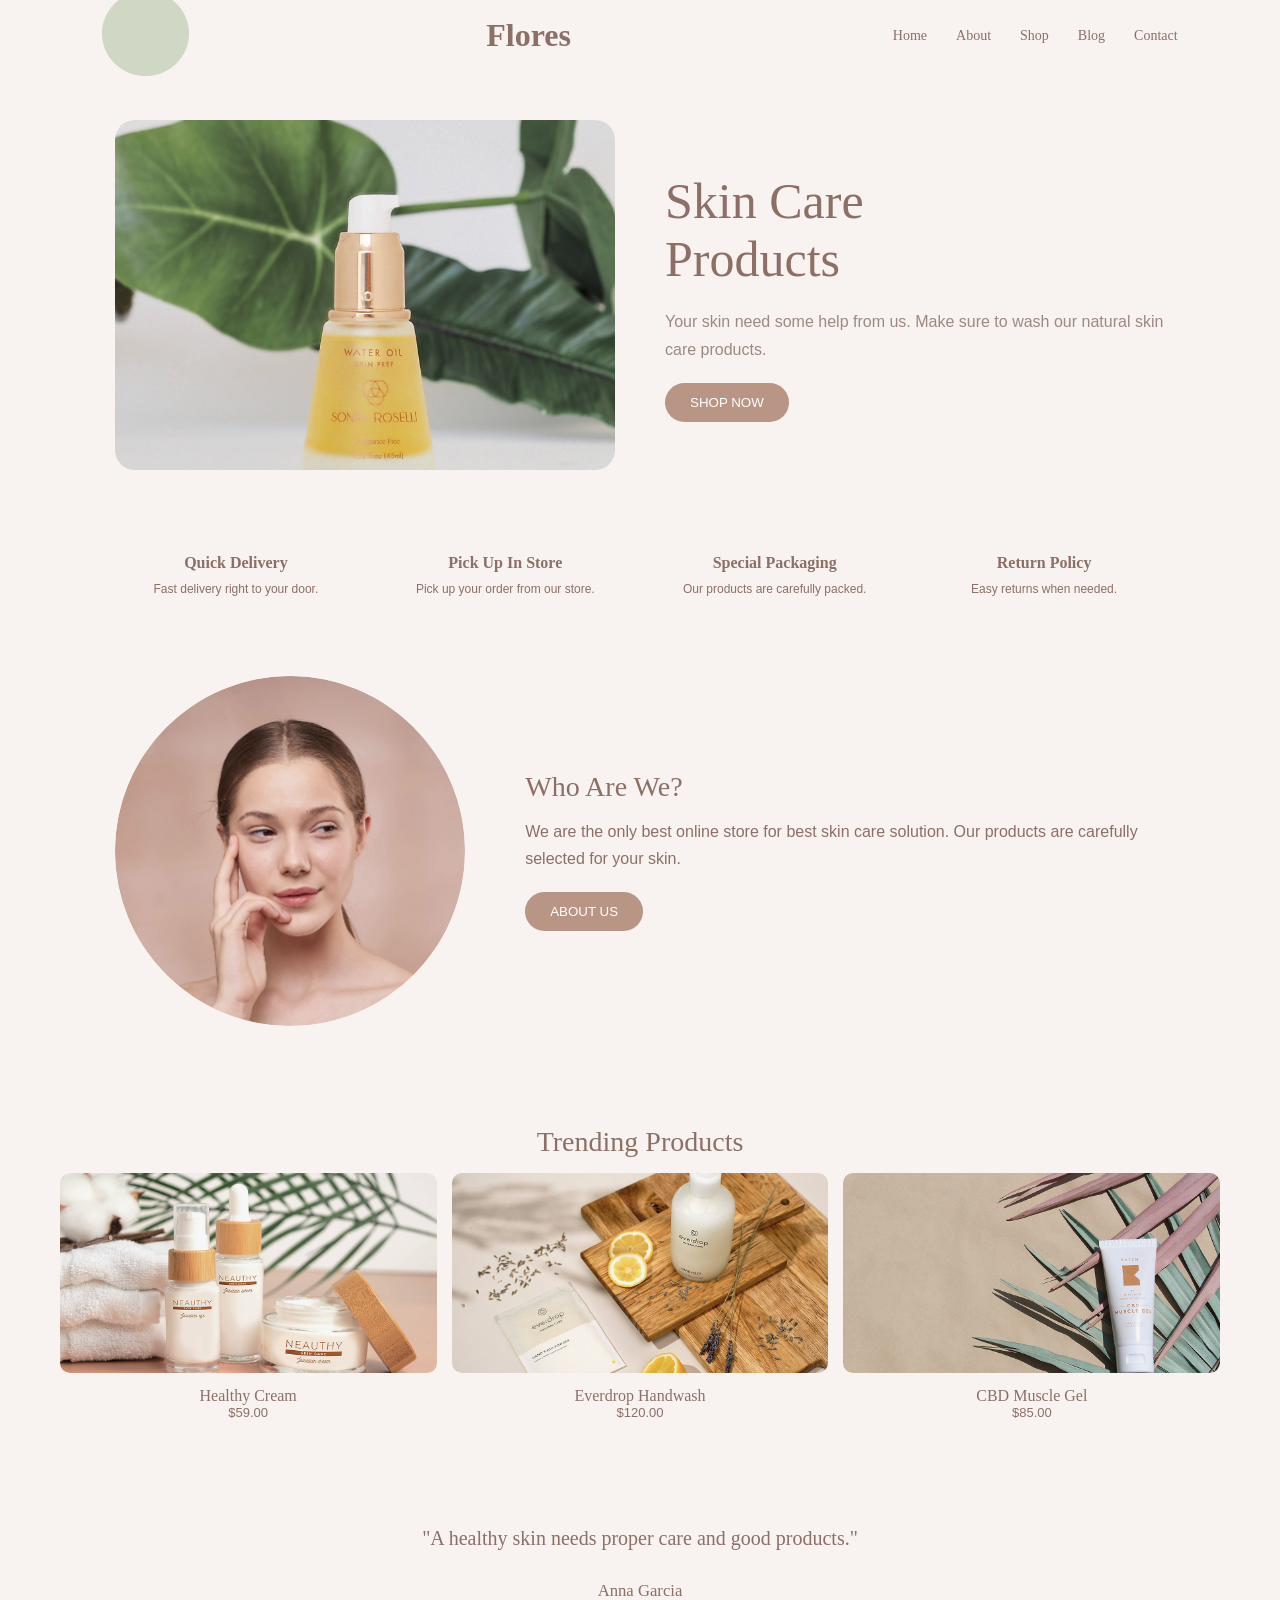
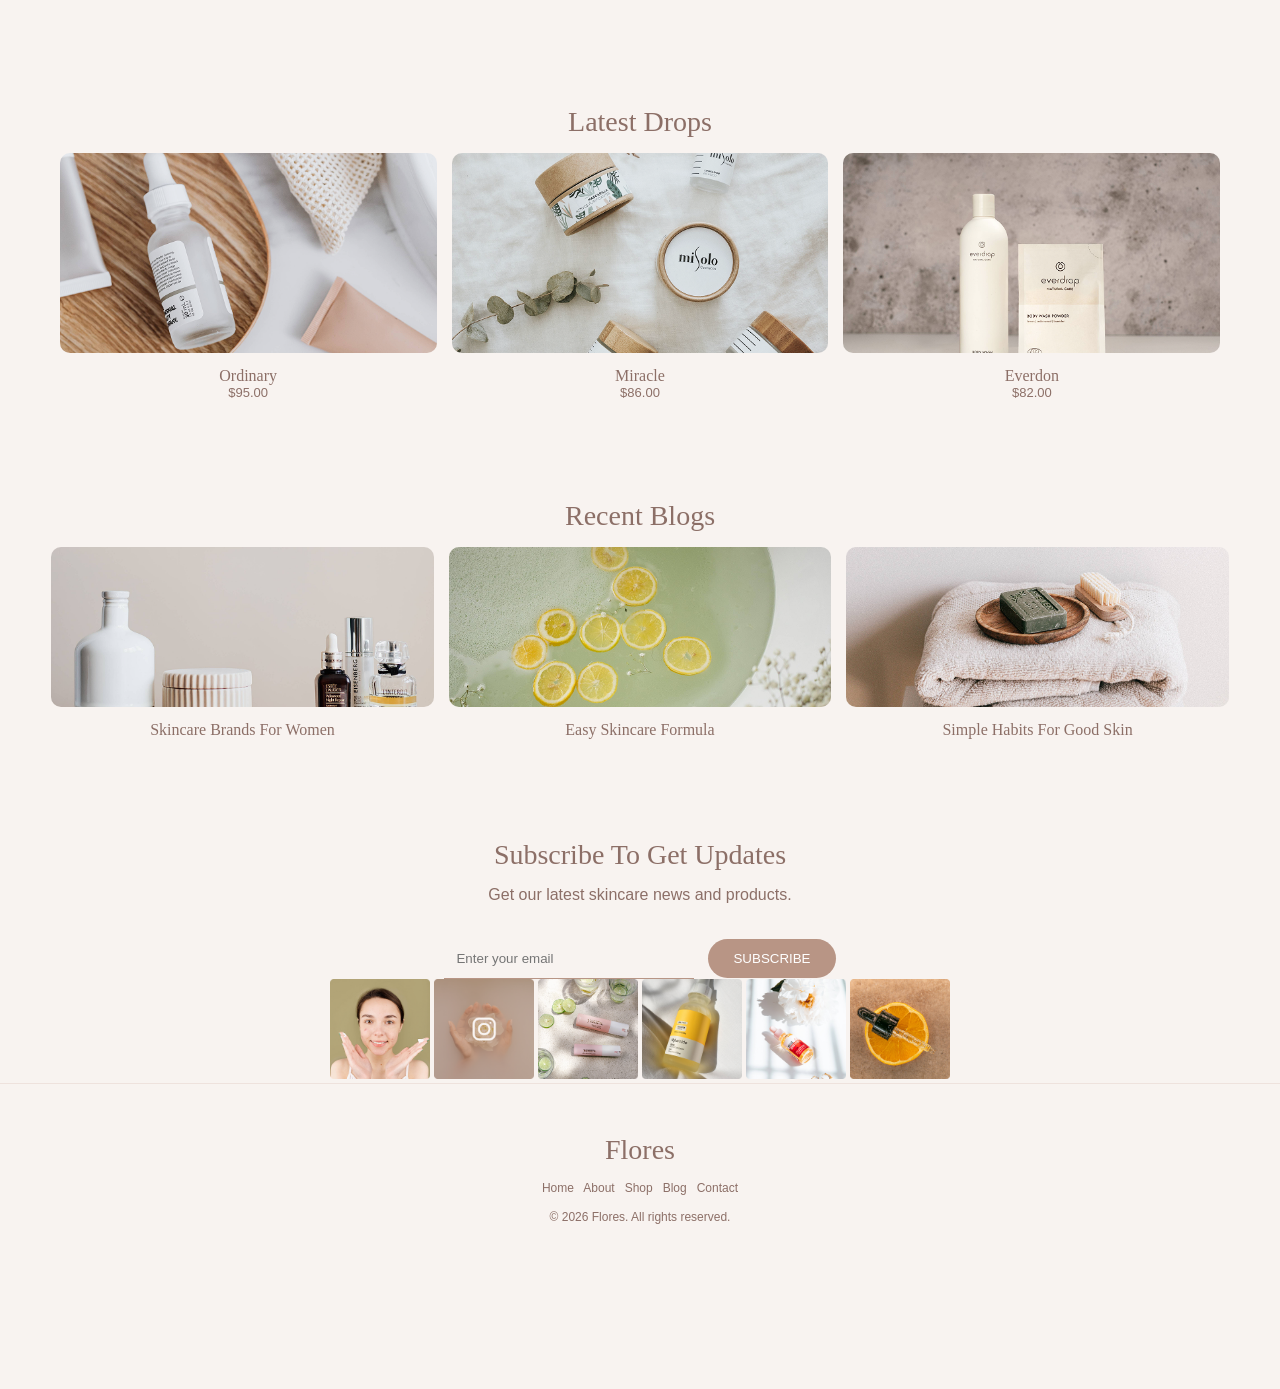
<file: ProductLandingPage/index.html>
<!DOCTYPE html>
<html lang="en">
<head>
    <meta charset="UTF-8">
    <meta name="viewport" content="width=device-width, initial-scale=1.0">

    <title>Flores - Skin Care</title>
     <link rel="stylesheet" href="style.css">
</head>

<body>

    <!-- HEADER -->
    <header>
        <div class="logo">
            <img src="asset/image/Ellipse 80.png" alt="floras logo">
            </div>
        <div class="flora">   
        <h1>Flores</h1>
        </div>
        <nav>
            <a href="#">Home</a>
            <a href="#">About</a>
            <a href="#">Shop</a>
            <a href="#">Blog</a>
            <a href="#">Contact</a>
        </nav>
    </header>


    <!-- HERO SECTION -->
    <section class="hero">

        <div class="hero-image">
            <img src="asset/image/heroImage.png"> 
        </div>

        <div class="hero-text">
            <h1>Skin Care<br>Products</h1>

            <p>
                Your skin need some help from us.
                Make sure to wash our natural skin care products.
            </p>

            <button>SHOP NOW</button>
        </div>

    </section>


    <!-- SERVICES -->
    <section class="services">

        <div>
            <h3>Quick Delivery</h3>
            <p>Fast delivery right to your door.</p>
        </div>

        <div>
            <h3>Pick Up In Store</h3>
            <p>Pick up your order from our store.</p>
        </div>

        <div>
            <h3>Special Packaging</h3>
            <p>Our products are carefully packed.</p>
        </div>

        <div>
            <h3>Return Policy</h3>
            <p>Easy returns when needed.</p>
        </div>

    </section>


    <!-- ABOUT -->
    <section class="about">

        <img src="asset/image/Avatar1.png">


        <div>
            <h2>Who Are We?</h2>

            <p>
                We are the only best online store for best skin care
                solution. Our products are carefully selected for your skin.
            </p>

            <button>ABOUT US</button>
        </div>

    </section>


    <!-- TRENDING PRODUCTS -->
    <section class="products">

        <h2>Trending Products</h2>

        <div class="product-container">

            <div class="product">
                <img src="asset/image/Neatly Cream.png">
                <h4>Healthy Cream</h4>
                <p>$59.00</p>
            </div>

            <div class="product">
                <img src="asset/image/Everdrop.png">
                <h4>Everdrop Handwash</h4>
                <p>$120.00</p>
            </div>

            <div class="product">
                <img src="asset/image/Muscle Gel.png">
                <h4>CBD Muscle Gel</h4>
                <p>$85.00</p>
            </div>

        </div>

    </section>


    <!-- QUOTE -->
    <section class="quote">

        <p>
            "A healthy skin needs proper care and good products."
        </p>

        <small>Anna Garcia</small>

    </section>


    <!-- LATEST DROPS -->
    <section class="products">

        <h2>Latest Drops</h2>

        <div class="product-container">

            <div class="product">
                <img src="asset/image/Ordinary.png">
                <h4>Ordinary</h4>
                <p>$95.00</p>
            </div>

            <div class="product">
                <img src="asset/image/Misolo.png">
                <h4>Miracle</h4>
                <p>$86.00</p>
            </div>

            <div class="product">
                <img src="asset/image/Everdrop2.png">
                <h4>Everdon</h4>
                <p>$82.00</p>
            </div>

        </div>

    </section>


    <!-- BLOG -->
    <section class="blog">

        <h2>Recent Blogs</h2>

        <div class="blog-container">

            <div>
                <img src="asset/image/SkinCare.png">
                <h4>Skincare Brands For Women</h4>
            </div>

            <div>
                <img src="asset/image/EasySkinCare.png">
                <h4>Easy Skincare Formula</h4>
            </div>

            <div>
                <img src="asset/image/Simple Habits.png">
                <h4>Simple Habits For Good Skin</h4>
            </div>

        </div>

    </section>


    <!-- SUBSCRIBE -->
    <section class="subscribe">

        <h2>Subscribe To Get Updates</h2>

        <p>Get our latest skincare news and products.</p>

        <input type="email" placeholder="Enter your email">
        <button>SUBSCRIBE</button>
        
        <!-- Gallary -->
         <section class="gallary">
            <img src="asset/image/footer1.png" height="100" width="100">
            <img src="asset/image/footer2.png" height="100" width="100">
            <img src="asset/image/footer3.png" height="100" width="100">
            <img src="asset/image/footer4.png" height="100" width="100">
            <img src="asset/image/footer5.png" height="100" width="100">
            <img src="asset/image/footer6.png" height="100" width="100">

    </section>


    <!-- FOOTER -->
    <footer>

        <h2>Flores</h2>

        <p>Home &nbsp; About &nbsp; Shop &nbsp; Blog &nbsp; Contact</p>

        <p>© 2026 Flores. All rights reserved.</p>

    </footer>

</body>
</html>
</file>
<file: ProductLandingPage/style.css>
/* GENERAL */

* {
    margin: 0;
    padding: 0;
    box-sizing: border-box;
}

body {
    background-color: #f8f3f0;
    color: #8c6f67;
    font-family: Georgia, serif;
}


/* HEADER */

header {
    height: 70px;
    display: flex;
    justify-content: space-between;
    align-items: center;
    padding: 0 8%;
    position: relative;
}

header h2 {
    font-weight: normal;
}

nav a {
    text-decoration: none;
    color: #8c6f67;
    margin-left: 25px;
    font-size: 14px;
}


/* HERO */

.hero {
    display: flex;
    align-items: center;
    gap: 50px;
    width: 82%;
    margin: 50px auto;
}

.hero-image {
    width: 50%;
}

.hero-image img {
    width: 100%;
    height: 350px;
    object-fit: cover;
    border-radius: 20px;
}

.hero-text {
    width: 50%;
}

.hero-text h1 {
    font-size: 50px;
    font-weight: normal;
    margin-bottom: 20px;
}

.hero-text p {
    font-family: Arial, sans-serif;
    color: #9c8982;
    line-height: 1.7;
}

button {
    background-color: #b89585;
    color: white;
    border: none;
    padding: 12px 25px;
    border-radius: 20px;
    margin-top: 20px;
    cursor: pointer;
}


/* SERVICES */

.services {
    display: flex;
    justify-content: space-between;
    text-align: center;
    width: 82%;
    margin: 80px auto;
}

.services div {
    width: 23%;
}

.services h3 {
    font-size: 16px;
    margin-bottom: 10px;
}

.services p {
    font-family: Arial, sans-serif;
    font-size: 12px;
}


/* ABOUT */

.about {
    width: 82%;
    margin: 80px auto;
    display: flex;
    align-items: center;
    gap: 60px;
}

.about img {
    width: 350px;
    height: 350px;
    object-fit: cover;
    border-radius: 50%;
}

.about div {
    flex: 1;
}

.about h2,
.products h2,
.blog h2,
.subscribe h2 {
    font-size: 28px;
    font-weight: normal;
    margin-bottom: 15px;
}

.about p {
    font-family: Arial, sans-serif;
    line-height: 1.7;
}


/* PRODUCTS */

.products {
    width: 92%;
    margin: 100px auto;
    text-align: center;
}

.product-container {
    display: flex;
    gap: 15px;
    justify-content: center;
}

.product {
    width: 32%;
}

.product img {
    width: 100%;
    height: 200px;
    object-fit: cover;
    border-radius: 10px;
}

.product h4 {
    margin-top: 10px;
    font-weight: normal;
}

.product p {
    font-family: Arial, sans-serif;
    font-size: 13px;
}


/* QUOTE */

.quote {
    width: 60%;
    margin: 100px auto;
    text-align: center;
    font-size: 20px;
    line-height: 1.8;
}

.quote small {
    display: block;
    margin-top: 20px;
}


/* BLOG */

.blog {
    width: 92%;
    margin: 100px auto;
    text-align: center;
}

.blog-container {
    display: flex;
    gap: 15px;
}

.blog-container div {
    width: 33%;
}

.blog img {
    width: 100%;
    height: 160px;
    object-fit: cover;
    border-radius: 10px;
}

.blog h4 {
    margin-top: 10px;
    font-weight: normal;
}


/* SUBSCRIBE */

.subscribe {
    text-align: center;
    margin: 100px auto;
}

.subscribe p {
    font-family: Arial, sans-serif;
    margin-bottom: 15px;
}

input {
    padding: 12px;
    width: 250px;
    border: none;
    border-bottom: 1px solid #b89585;
    background: transparent;
    outline: none;
}

.subscribe button {
    margin-left: 10px;
}


/* FOOTER */

footer {
    text-align: center;
    border-top: 1px solid #eee2dd;
    padding: 50px;
}

footer h2 {
    font-weight: normal;
    margin-bottom: 20px;
}

footer p {
    font-family: Arial, sans-serif;
    font-size: 12px;
    margin-top: 15px;
}
.subscribe{
    margin-bottom: 100px;  
}
</file>
